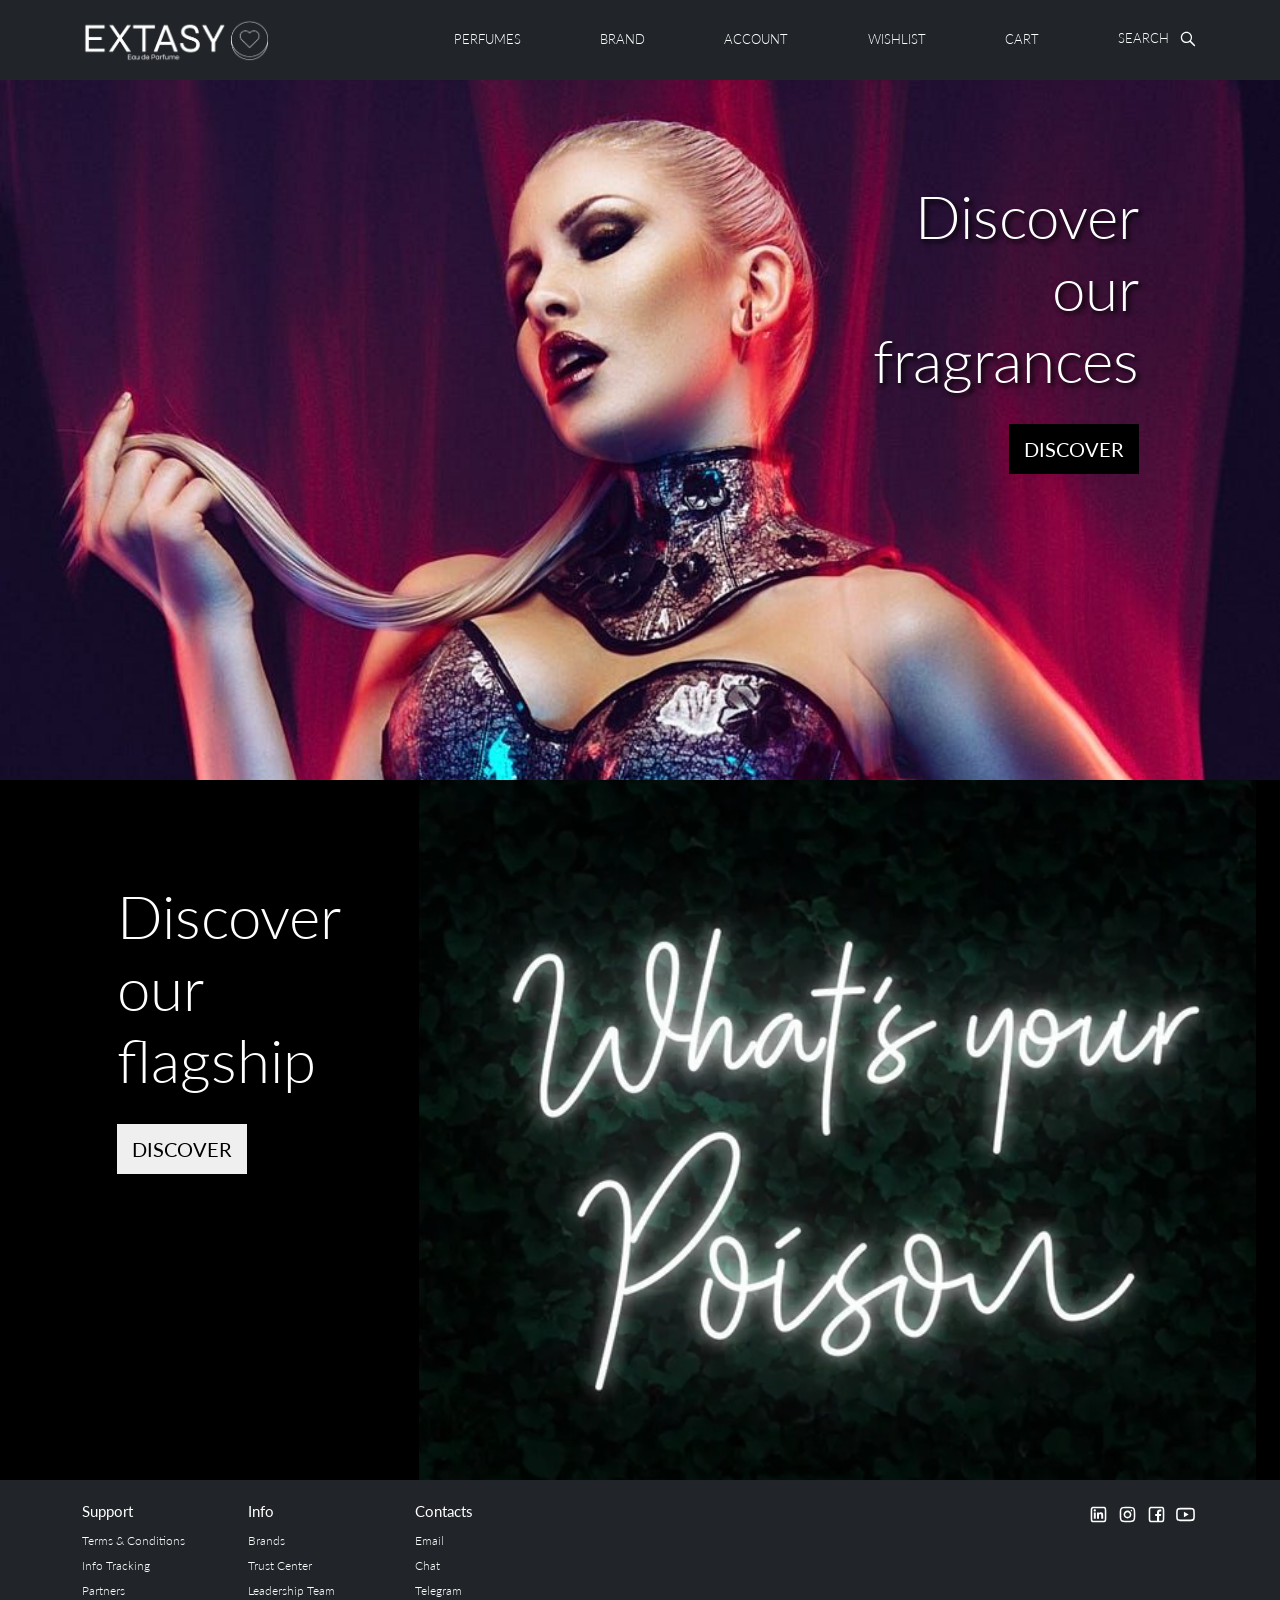
<file: index.html>
<!DOCTYPE html>
<html>
    <head>

        <meta name="viewport" content="width=device-width, initial-scale=1">

        <link href="https://cdn.jsdelivr.net/npm/bootstrap@5.2.0-beta1/dist/css/bootstrap.min.css" rel="stylesheet">

        <link rel="preconnect" href="https://fonts.googleapis.com">
        <link rel="preconnect" href="https://fonts.gstatic.com" crossorigin>
        <link href="https://fonts.googleapis.com/css2?family=Lato:ital,wght@0,100;0,300;0,400;0,700;1,100;1,300;1,400&family=Michroma&display=swap" rel="stylesheet">

        <link href="https://cdn.jsdelivr.net/npm/bootstrap@5.2.0-beta1/dist/css/bootstrap.min.css" rel="stylesheet">

        <link rel="stylesheet" href="css/bootstrap.min.css">
        <link rel="stylesheet" href="css/style.css">

        <title>Home Page</title>


        
    </head>
    <body>

      <!--NAVBAR-->

      <nav class="navbar navbar-expand-lg navbar-dark bg-dark">
        <div class="container">
          <div class="col-sm-4">
            <a href="homepage.html" class="hover-homepage">
            <img src="images/logo_extasy_white.png" class="logo-extasy" alt="Logo Extasy">
            </a>
          </div>
          <div class="col-sm-8 menu">
            <ul class="navbar">
              <li class="menu">
                <a href="perfumes.html" class="hover-homepage" target="_blank" rel="noopener noreferrer">perfumes</a></li>
              <li class="menu">
                <a href="brand.html" class="hover-homepage" target="_blank" rel="noopener noreferrer">brand</a></li>
              <li class="menu">
                <a href="" class="hover-homepage">
                  account
                </a>       
              </li>
              <li class="menu">
                <a href="" class="hover-homepage">wishlist
                </a>
              </li>
              <li class="menu">    
                <a href="" class="hover-homepage">cart       
              </a>   
              </li>
              <li class="menu">
                <a href="" class="hover-homepage">search
                  <svg fill="#FFFFFF" xmlns="http://www.w3.org/2000/svg" class="search-icon-homepage" viewBox="0 0 64 64" width="96px" height="96px"><path d="M 27 9 C 17.075 9 9 17.075 9 27 C 9 36.925 17.075 45 27 45 C 31.129213 45 34.9263 43.587367 37.966797 41.240234 L 51.048828 54.322266 C 51.952828 55.226266 53.418266 55.226266 54.322266 54.322266 C 55.226266 53.418266 55.226266 51.952828 54.322266 51.048828 L 41.240234 37.966797 C 43.587367 34.9263 45 31.129213 45 27 C 45 17.075 36.925 9 27 9 z M 27 13 C 34.719 13 41 19.281 41 27 C 41 34.719 34.719 41 27 41 C 19.281 41 13 34.719 13 27 C 13 19.281 19.281 13 27 13 z"/></svg>
                </a>
              </li>
            </ul>
          </div>
        </div>
      </nav>
      

      
      <div class="container-fluid">
        <div class="row background-img-1">
                <div class="row">
                    <div class="col-sm-8"></div>
                    <div class="col-sm-3 cta-fragrances">
                        <h2>Discover our fragrances</h2>
                        <button class="button-black">DISCOVER</button>
                    </div>
                    <div class="col-sm-1"></div>
                </div>
        </div>
      </div>
      <div class="container-fluid">
        <div class="row background-color">
                <div class="row">
                    <div class="col-sm-1"></div>
                    <div class="col-sm-3 cta-flagship">
                        <h2>Discover our flagship</h2>
                        <button class="button-white">DISCOVER</button>
                    </div>
                    <div class="col-sm-8 background-img-2"></div>
                </div>
            </div>
            <div class="col-sm-10 central-column">
            </div>
            <div class="col-sm-1 column-right">
        </div>
      </div>


      <div class="footer">
        <div class="container">
          <div class="row">
            <div class="col-sm-7">
              <div class="row">
                <div class="col-sm-3">
                  <ul>
                    <li class="footer-title">Support</li>
                    <li class="footer-element"><a href="" class="hover-homepage">Terms & Conditions</a></li>
                    <li class="footer-element"><a href="" class="hover-homepage">Info Tracking</a></li>
                    <li class="footer-element"><a href="" class="hover-homepage">Partners</a></li>
                  </ul>
                </div>
                <div class="col-sm-3">
                  <ul>
                    <li class="footer-title">Info</li>
                    <li class="footer-element"><a href="" class="hover-homepage">Brands</a></li>
                    <li class="footer-element"><a href="" class="hover-homepage">Trust Center</a></li>
                    <li class="footer-element"><a href="" class="hover-homepage">Leadership Team</a></li>
                  </ul>
                </div>
                <div class="col-sm-3">
                  <ul>
                    <li class="footer-title">Contacts</li>
                    <li class="footer-element"><a href="" class="hover-homepage">Email</a></li>
                    <li class="footer-element"><a href="" class="hover-homepage">Chat</a></li>
                    <li class="footer-element"><a href="" class="hover-homepage">Telegram</a></li>
                  </ul>
                </div>
              </div>
            </div>
            <div class="col-sm-5 social-icons">
              <a href="" class="hover-homepage">
                <svg fill="#FFFFFF" xmlns="http://www.w3.org/2000/svg" class="style-social-icons-homepage" viewBox="0 0 64 64" width="96px" height="96px"><path d="M 23.773438 12 C 12.855437 12 12 12.854437 12 23.773438 L 12 40.226562 C 12 51.144563 12.855438 52 23.773438 52 L 40.226562 52 C 51.144563 52 52 51.145563 52 40.226562 L 52 23.773438 C 52 12.854437 51.145563 12 40.226562 12 L 23.773438 12 z M 21.167969 16 L 42.832031 16 C 47.625031 16 48 16.374969 48 21.167969 L 48 42.832031 C 48 47.625031 47.624031 48 42.832031 48 L 21.167969 48 C 16.374969 48 16 47.624031 16 42.832031 L 16 21.167969 C 16 16.374969 16.374969 16 21.167969 16 z M 22.501953 18.503906 C 20.872953 18.503906 19.552734 19.824172 19.552734 21.451172 C 19.552734 23.078172 20.871953 24.400391 22.501953 24.400391 C 24.126953 24.400391 25.447266 23.079172 25.447266 21.451172 C 25.447266 19.826172 24.126953 18.503906 22.501953 18.503906 z M 37.933594 26.322266 C 35.473594 26.322266 33.823437 27.672172 33.148438 28.951172 L 33.078125 28.951172 L 33.078125 26.728516 L 28.228516 26.728516 L 28.228516 43 L 33.28125 43 L 33.28125 34.949219 C 33.28125 32.826219 33.687359 30.771484 36.318359 30.771484 C 38.912359 30.771484 38.945312 33.200891 38.945312 35.087891 L 38.945312 43 L 44 43 L 44 34.074219 C 44 29.692219 43.054594 26.322266 37.933594 26.322266 z M 19.972656 26.728516 L 19.972656 43 L 25.029297 43 L 25.029297 26.728516 L 19.972656 26.728516 z"/></svg>
              </a>
              <a href="" class="hover-homepage">
                <svg fill="#FFFFFF" xmlns="http://www.w3.org/2000/svg"  class="style-social-icons-homepage" viewBox="0 0 64 64" width="96px" height="96px"><path d="M 31.820312 12 C 13.439312 12 12 13.439312 12 31.820312 L 12 32.179688 C 12 50.560688 13.439312 52 31.820312 52 L 32.179688 52 C 50.560688 52 52 50.560688 52 32.179688 L 52 32 C 52 13.452 50.548 12 32 12 L 31.820312 12 z M 28 16 L 36 16 C 47.129 16 48 16.871 48 28 L 48 36 C 48 47.129 47.129 48 36 48 L 28 48 C 16.871 48 16 47.129 16 36 L 16 28 C 16 16.871 16.871 16 28 16 z M 41.994141 20 C 40.889141 20.003 39.997 20.900859 40 22.005859 C 40.003 23.110859 40.900859 24.003 42.005859 24 C 43.110859 23.997 44.003 23.099141 44 21.994141 C 43.997 20.889141 43.099141 19.997 41.994141 20 z M 31.976562 22 C 26.454563 22.013 21.987 26.501437 22 32.023438 C 22.013 37.545437 26.501437 42.013 32.023438 42 C 37.545437 41.987 42.013 37.498562 42 31.976562 C 41.987 26.454563 37.498562 21.987 31.976562 22 z M 31.986328 26 C 35.299328 25.992 37.992 28.673328 38 31.986328 C 38.007 35.299328 35.326672 37.992 32.013672 38 C 28.700672 38.008 26.008 35.327672 26 32.013672 C 25.992 28.700672 28.673328 26.008 31.986328 26 z"/></svg>             
              </a>
              <a href="" class="hover-homepage">
                <svg fill="#FFFFFF" xmlns="http://www.w3.org/2000/svg"  class="style-social-icons-homepage" viewBox="0 0 64 64" width="96px" height="96px"><path d="M 23.773438 12 C 12.855437 12 12 12.854437 12 23.773438 L 12 40.226562 C 12 51.144563 12.855438 52 23.773438 52 L 40.226562 52 C 51.144563 52 52 51.145563 52 40.226562 L 52 23.773438 C 52 12.854437 51.145563 12 40.226562 12 L 23.773438 12 z M 21.167969 16 L 42.832031 16 C 47.625031 16 48 16.374969 48 21.167969 L 48 42.832031 C 48 47.625031 47.624031 48 42.832031 48 L 38.617188 48 L 38.617188 36.039062 L 43.353516 36.039062 L 44.099609 30.716797 L 38.617188 30.716797 C 38.617188 30.716797 38.609187 27.599266 38.617188 26.822266 C 38.633187 25.301266 39.904094 24.531969 40.996094 24.542969 C 42.088094 24.554969 44.349609 24.546875 44.349609 24.546875 L 44.349609 19.640625 C 44.349609 19.640625 42.391891 19.386234 40.337891 19.365234 C 38.611891 19.347234 36.705969 19.815234 35.167969 21.365234 C 33.602969 22.941234 33.356172 25.289203 33.326172 28.158203 C 33.317172 28.987203 33.326172 30.714844 33.326172 30.714844 L 28.691406 30.714844 L 28.691406 36.037109 L 33.326172 36.037109 L 33.326172 48 L 21.167969 48 C 16.374969 48 16 47.624031 16 42.832031 L 16 21.167969 C 16 16.374969 16.374969 16 21.167969 16 z"/></svg>
              </a>
              <a href="" class="hover-homepage">
                <svg fill="#FFFFFF" xmlns="http://www.w3.org/2000/svg"  class="style-social-icons-homepage" viewBox="0 0 64 64" width="96px" height="96px"><path d="M 32 15 C 14.938 15 12.659656 15.177734 10.472656 17.427734 C 8.2856563 19.677734 8 23.252 8 32 C 8 40.748 8.2856562 44.323266 10.472656 46.572266 C 12.659656 48.821266 14.938 49 32 49 C 49.062 49 51.340344 48.821266 53.527344 46.572266 C 55.714344 44.322266 56 40.748 56 32 C 56 23.252 55.714344 19.677734 53.527344 17.427734 C 51.340344 15.177734 49.062 15 32 15 z M 32 19 C 45.969 19 49.379156 19.062422 50.535156 20.232422 C 51.691156 21.402422 52 24.538 52 32 C 52 39.462 51.691156 42.597578 50.535156 43.767578 C 49.379156 44.937578 45.969 45 32 45 C 18.031 45 14.620844 44.937578 13.464844 43.767578 C 12.308844 42.597578 12.03125 39.462 12.03125 32 C 12.03125 24.538 12.308844 21.402422 13.464844 20.232422 C 14.620844 19.062422 18.031 19 32 19 z M 27.949219 25.017578 L 27.949219 38.982422 L 40.095703 31.945312 L 27.949219 25.017578 z"/></svg>
              </a>
            </div>
          </div>
        </div>
    </div>

    <script src="https://cdn.jsdelivr.net/npm/bootstrap@5.2.0-beta1/dist/js/bootstrap.bundle.min.js"></script>  
  
  
    

    </body>
</html>



<!--<img src="images/twitter-icon.png" class="icons" alt="Twitter Icon">
<img src="images/facebook-icon.png" class="icons" alt="Facebook Icon">
<img src="images/instagram-icon.png" class="icons" alt="Instagram Icon">
<img src="images/youtube-icon.png" class="icons" alt="YouTube Icon">
</file>
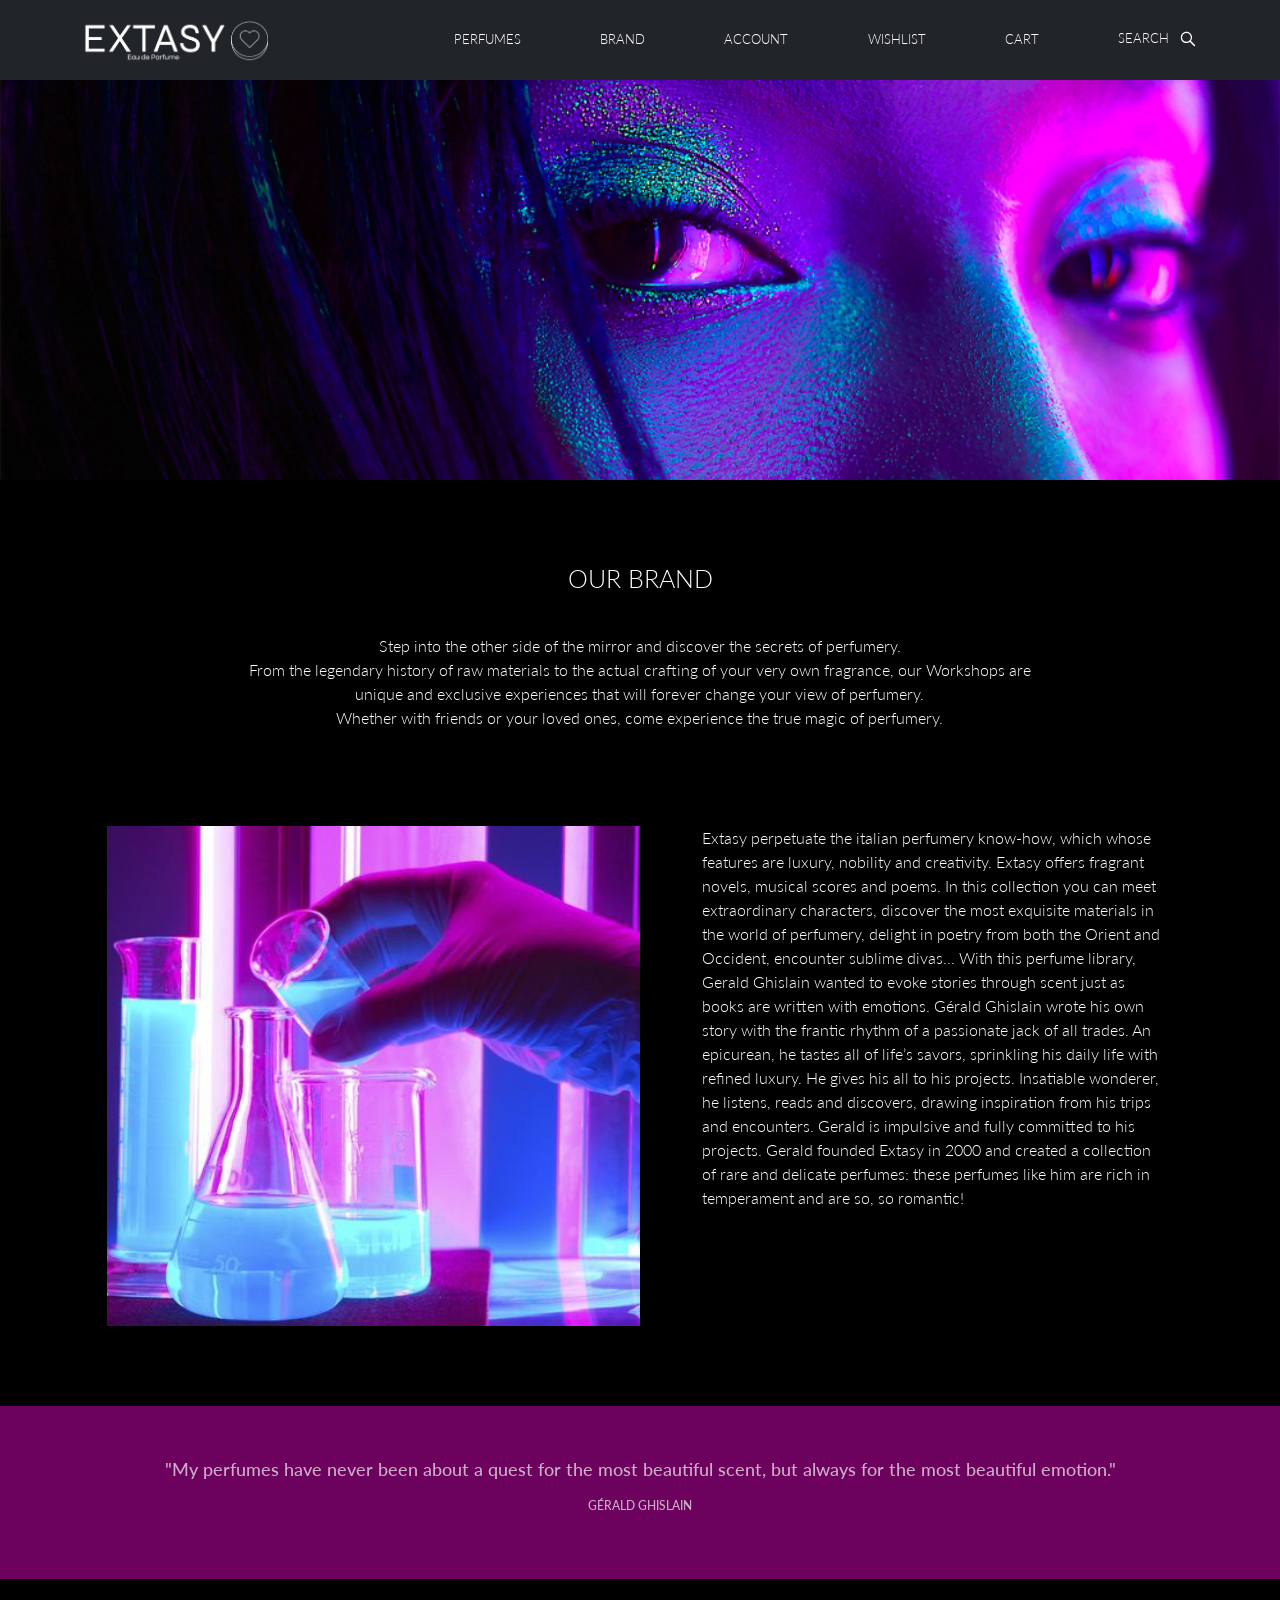
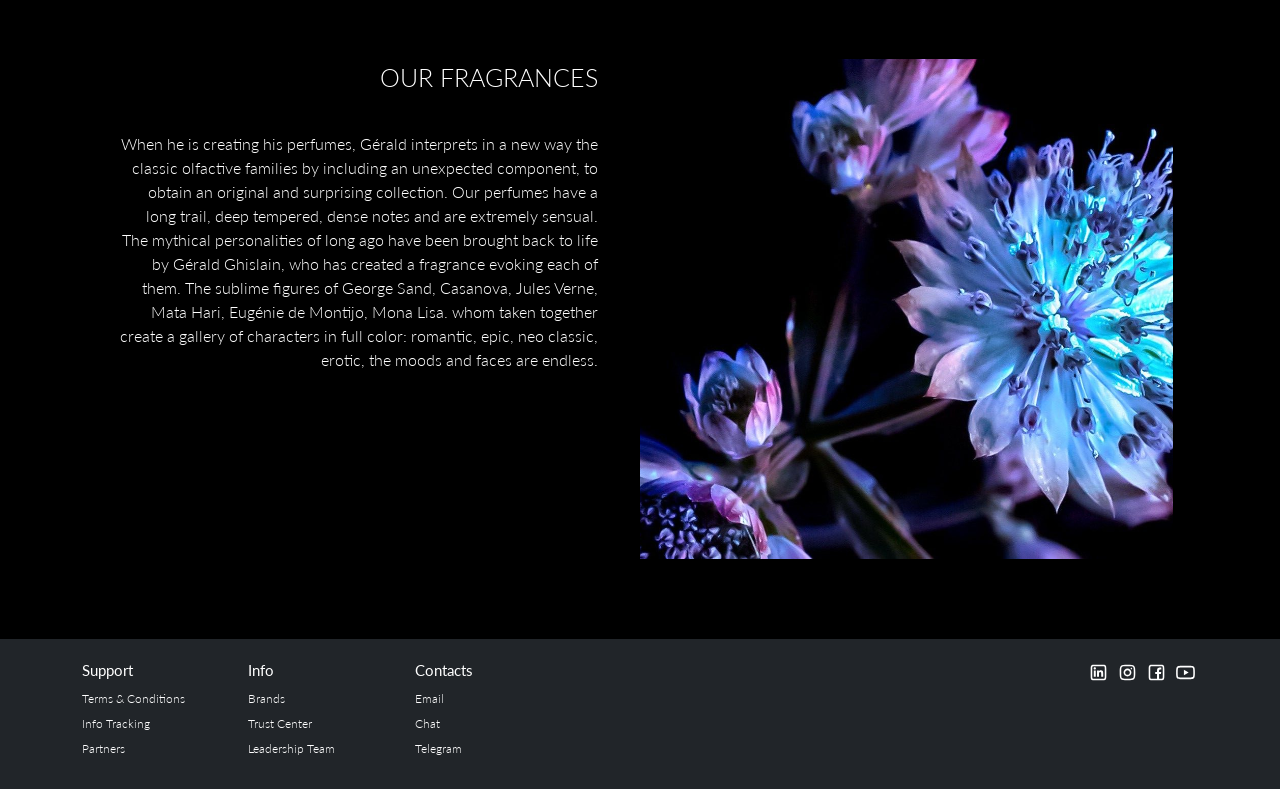
<file: brand.html>
<!DOCTYPE html>
<html>
    <head>

        <meta name="viewport" content="width=device-width, initial-scale=1">

        <link href="https://cdn.jsdelivr.net/npm/bootstrap@5.2.0-beta1/dist/css/bootstrap.min.css" rel="stylesheet">

        <link rel="preconnect" href="https://fonts.googleapis.com">
        <link rel="preconnect" href="https://fonts.gstatic.com" crossorigin>
        <link href="https://fonts.googleapis.com/css2?family=Lato:ital,wght@0,100;0,300;0,400;0,700;1,100;1,300;1,400&family=Michroma&display=swap" rel="stylesheet">

        <link href="https://cdn.jsdelivr.net/npm/bootstrap@5.2.0-beta1/dist/css/bootstrap.min.css" rel="stylesheet">

        <link rel="stylesheet" href="css/bootstrap.min.css">
        <link rel="stylesheet" href="css/style.css">

        <title>Brand</title>


        
    </head>
    <body>

    <!--NAVBAR-->

    <nav class="navbar navbar-expand-lg navbar-dark bg-dark">
      <div class="container">
        <div class="col-sm-4">
          <a href="homepage.html">
          <img src="images/logo_extasy_white.png" class="logo-extasy" alt="Logo Extasy">
          </a>
        </div>
        <div class="col-sm-8 menu">
          <ul class="navbar">
            <li class="menu">
              <a href="perfumes.html" class="hover-brand-page" target="_blank" rel="noopener noreferrer">perfumes</a></li>
            <li class="menu">
              <a href="brand.html" class="hover-brand-page" target="_blank" rel="noopener noreferrer">brand</a></li>
            <li class="menu">
              <a href="" class="hover-brand-page">account
              </a>       
            </li>
            <li class="menu">
              <a href="" class="hover-brand-page">wishlist
              </a>
            </li>
            <li class="menu">    
              <a href="" class="hover-brand-page">cart       
            </a>   
            </li>
            <li class="menu">
              <a href="" class="hover-brand-page">search
                <svg fill="#FFFFFF" xmlns="http://www.w3.org/2000/svg" class="search-icon-brand" viewBox="0 0 64 64" width="96px" height="96px"><path d="M 27 9 C 17.075 9 9 17.075 9 27 C 9 36.925 17.075 45 27 45 C 31.129213 45 34.9263 43.587367 37.966797 41.240234 L 51.048828 54.322266 C 51.952828 55.226266 53.418266 55.226266 54.322266 54.322266 C 55.226266 53.418266 55.226266 51.952828 54.322266 51.048828 L 41.240234 37.966797 C 43.587367 34.9263 45 31.129213 45 27 C 45 17.075 36.925 9 27 9 z M 27 13 C 34.719 13 41 19.281 41 27 C 41 34.719 34.719 41 27 41 C 19.281 41 13 34.719 13 27 C 13 19.281 19.281 13 27 13 z"/></svg>
              </a>
            </li>
          </ul>
        </div>
      </div>
    </nav>

    <!--CONTAINER PAGINA-->


     <div class="container-fluid">
      <div class="row header-img"></div>
     </div>

     <div class="container-fluid">
      <div class="row background-black" id="row-title-paragraph">
        <div class="col-sm-12">
          <p class="title-ourbrand">our brand</p>
          <div class="row">
            <div class="col-sm-2"></div>
            <div class="col-sm-8">
              <p class="paragraph-ourbrand">Step into the other side of the mirror and discover the secrets of perfumery.<br>
                From the legendary history of raw materials to the actual crafting of your very own fragrance, our Workshops are unique and exclusive experiences that will forever change your view of perfumery.<br>
                Whether with friends or your loved ones, come experience the true magic of perfumery.
              </p>
            </div>
            <div class="col-sm-2"></div>
          </div>
        </div>
      </div>
      <div class="row background-black">
        <div class="col-sm-1"></div>
        <div class="col-sm-5 infopage-lab"></div>
        <div class="col-sm-5">  
          <p class="paragraph-image-left">
            Extasy perpetuate the italian perfumery know-how, which whose features are luxury, nobility and creativity. Extasy offers fragrant novels, musical scores and poems.
            In this collection you can meet extraordinary characters, discover the most exquisite materials in the world of perfumery, delight in poetry from both the Orient and Occident, encounter sublime divas...
            With this perfume library, Gerald Ghislain wanted to evoke stories through scent just as books are written with emotions.
            Gérald Ghislain wrote his own story with the frantic rhythm of a passionate jack of all trades. An epicurean, he tastes all of life’s savors, sprinkling his daily life with refined luxury. He gives his all to his projects. Insatiable wonderer, he listens, reads and discovers, drawing inspiration from his trips and encounters. Gerald is impulsive and fully committed to his projects.
            Gerald founded Extasy in 2000 and created a collection of rare and delicate perfumes: these perfumes like him are rich in temperament and are so, so romantic!
          </p>
        </div>
        <div class="col-sm-1"></div>
      </div>
      <div class="background-black" id="div-cit">
      <div class="row" id="row-cit">
        <div class="col-sm-12">
          <p class="paragraph-cit">
            "My perfumes have never been about a quest for the most beautiful scent,
            but always for the most beautiful emotion." <br> 
            <h4>GÉRALD GHISLAIN</h4>   
          </p>
        </div>
      </div>
      </div>
      <div class="row background-black">
        <div class="col-sm-1"></div>
        <div class="col-sm-5">
          <p class="title-ourfragrances">our fragrances</p>
          <p class="paragraph-image-right">
            When he is creating his perfumes, Gérald interprets in a new way the classic olfactive families
            by including an unexpected component, to obtain an original and surprising collection.
            Our perfumes have a long trail, deep tempered, dense notes and are extremely sensual.
            The mythical personalities of long ago have been brought back to life by Gérald Ghislain, who has created a fragrance evoking each of them.
            The sublime figures of George Sand, Casanova, Jules Verne, Mata Hari, Eugénie de Montijo, Mona Lisa.
            whom taken together create a gallery of characters in full color: romantic, epic, neo classic, erotic, the moods and faces are endless.
          </p>
        </div>
        <div class="col-sm-5 infopage-flower"></div>
        <div class="col-sm-1"></div>
      </div>
     </div>
     
      


     <div class="footer">
      <div class="container">
        <div class="row">
          <div class="col-sm-7">
            <div class="row">
              <div class="col-sm-3">
                <ul>
                  <li class="footer-title">Support</li>
                  <li class="footer-element"><a href="" class="hover-brand-page">Terms & Conditions</a></li>
                  <li class="footer-element"><a href="" class="hover-brand-page">Info Tracking</a></li>
                  <li class="footer-element"><a href="" class="hover-brand-page">Partners</a></li>
                </ul>
              </div>
              <div class="col-sm-3">
                <ul>
                  <li class="footer-title">Info</li>
                  <li class="footer-element"><a href="" class="hover-brand-page">Brands</a></li>
                  <li class="footer-element"><a href="" class="hover-brand-page">Trust Center</a></li>
                  <li class="footer-element"><a href="" class="hover-brand-page">Leadership Team</a></li>
                </ul>
              </div>
              <div class="col-sm-3">
                <ul>
                  <li class="footer-title">Contacts</li>
                  <li class="footer-element"><a href="" class="hover-brand-page">Email</a></li>
                  <li class="footer-element"><a href="" class="hover-brand-page">Chat</a></li>
                  <li class="footer-element"><a href="" class="hover-brand-page">Telegram</a></li>
                </ul>
              </div>
            </div>
          </div>
          <div class="col-sm-5 social-icons">
            <a href="" class="hover-perfumes-page">
              <svg fill="#FFFFFF" xmlns="http://www.w3.org/2000/svg" class="style-social-icons-brand" viewBox="0 0 64 64" width="96px" height="96px"><path d="M 23.773438 12 C 12.855437 12 12 12.854437 12 23.773438 L 12 40.226562 C 12 51.144563 12.855438 52 23.773438 52 L 40.226562 52 C 51.144563 52 52 51.145563 52 40.226562 L 52 23.773438 C 52 12.854437 51.145563 12 40.226562 12 L 23.773438 12 z M 21.167969 16 L 42.832031 16 C 47.625031 16 48 16.374969 48 21.167969 L 48 42.832031 C 48 47.625031 47.624031 48 42.832031 48 L 21.167969 48 C 16.374969 48 16 47.624031 16 42.832031 L 16 21.167969 C 16 16.374969 16.374969 16 21.167969 16 z M 22.501953 18.503906 C 20.872953 18.503906 19.552734 19.824172 19.552734 21.451172 C 19.552734 23.078172 20.871953 24.400391 22.501953 24.400391 C 24.126953 24.400391 25.447266 23.079172 25.447266 21.451172 C 25.447266 19.826172 24.126953 18.503906 22.501953 18.503906 z M 37.933594 26.322266 C 35.473594 26.322266 33.823437 27.672172 33.148438 28.951172 L 33.078125 28.951172 L 33.078125 26.728516 L 28.228516 26.728516 L 28.228516 43 L 33.28125 43 L 33.28125 34.949219 C 33.28125 32.826219 33.687359 30.771484 36.318359 30.771484 C 38.912359 30.771484 38.945312 33.200891 38.945312 35.087891 L 38.945312 43 L 44 43 L 44 34.074219 C 44 29.692219 43.054594 26.322266 37.933594 26.322266 z M 19.972656 26.728516 L 19.972656 43 L 25.029297 43 L 25.029297 26.728516 L 19.972656 26.728516 z"/></svg>
            </a>
            <a href="" class="hover-perfumes-page">
              <svg fill="#FFFFFF" xmlns="http://www.w3.org/2000/svg"  class="style-social-icons-brand" viewBox="0 0 64 64" width="96px" height="96px"><path d="M 31.820312 12 C 13.439312 12 12 13.439312 12 31.820312 L 12 32.179688 C 12 50.560688 13.439312 52 31.820312 52 L 32.179688 52 C 50.560688 52 52 50.560688 52 32.179688 L 52 32 C 52 13.452 50.548 12 32 12 L 31.820312 12 z M 28 16 L 36 16 C 47.129 16 48 16.871 48 28 L 48 36 C 48 47.129 47.129 48 36 48 L 28 48 C 16.871 48 16 47.129 16 36 L 16 28 C 16 16.871 16.871 16 28 16 z M 41.994141 20 C 40.889141 20.003 39.997 20.900859 40 22.005859 C 40.003 23.110859 40.900859 24.003 42.005859 24 C 43.110859 23.997 44.003 23.099141 44 21.994141 C 43.997 20.889141 43.099141 19.997 41.994141 20 z M 31.976562 22 C 26.454563 22.013 21.987 26.501437 22 32.023438 C 22.013 37.545437 26.501437 42.013 32.023438 42 C 37.545437 41.987 42.013 37.498562 42 31.976562 C 41.987 26.454563 37.498562 21.987 31.976562 22 z M 31.986328 26 C 35.299328 25.992 37.992 28.673328 38 31.986328 C 38.007 35.299328 35.326672 37.992 32.013672 38 C 28.700672 38.008 26.008 35.327672 26 32.013672 C 25.992 28.700672 28.673328 26.008 31.986328 26 z"/></svg>             
            </a>
            <a href="" class="hover-perfumes-page">
              <svg fill="#FFFFFF" xmlns="http://www.w3.org/2000/svg"  class="style-social-icons-brand" viewBox="0 0 64 64" width="96px" height="96px"><path d="M 23.773438 12 C 12.855437 12 12 12.854437 12 23.773438 L 12 40.226562 C 12 51.144563 12.855438 52 23.773438 52 L 40.226562 52 C 51.144563 52 52 51.145563 52 40.226562 L 52 23.773438 C 52 12.854437 51.145563 12 40.226562 12 L 23.773438 12 z M 21.167969 16 L 42.832031 16 C 47.625031 16 48 16.374969 48 21.167969 L 48 42.832031 C 48 47.625031 47.624031 48 42.832031 48 L 38.617188 48 L 38.617188 36.039062 L 43.353516 36.039062 L 44.099609 30.716797 L 38.617188 30.716797 C 38.617188 30.716797 38.609187 27.599266 38.617188 26.822266 C 38.633187 25.301266 39.904094 24.531969 40.996094 24.542969 C 42.088094 24.554969 44.349609 24.546875 44.349609 24.546875 L 44.349609 19.640625 C 44.349609 19.640625 42.391891 19.386234 40.337891 19.365234 C 38.611891 19.347234 36.705969 19.815234 35.167969 21.365234 C 33.602969 22.941234 33.356172 25.289203 33.326172 28.158203 C 33.317172 28.987203 33.326172 30.714844 33.326172 30.714844 L 28.691406 30.714844 L 28.691406 36.037109 L 33.326172 36.037109 L 33.326172 48 L 21.167969 48 C 16.374969 48 16 47.624031 16 42.832031 L 16 21.167969 C 16 16.374969 16.374969 16 21.167969 16 z"/></svg>
            </a>
            <a href="" class="hover-perfumes-page">
              <svg fill="#FFFFFF" xmlns="http://www.w3.org/2000/svg"  class="style-social-icons-brand" viewBox="0 0 64 64" width="96px" height="96px"><path d="M 32 15 C 14.938 15 12.659656 15.177734 10.472656 17.427734 C 8.2856563 19.677734 8 23.252 8 32 C 8 40.748 8.2856562 44.323266 10.472656 46.572266 C 12.659656 48.821266 14.938 49 32 49 C 49.062 49 51.340344 48.821266 53.527344 46.572266 C 55.714344 44.322266 56 40.748 56 32 C 56 23.252 55.714344 19.677734 53.527344 17.427734 C 51.340344 15.177734 49.062 15 32 15 z M 32 19 C 45.969 19 49.379156 19.062422 50.535156 20.232422 C 51.691156 21.402422 52 24.538 52 32 C 52 39.462 51.691156 42.597578 50.535156 43.767578 C 49.379156 44.937578 45.969 45 32 45 C 18.031 45 14.620844 44.937578 13.464844 43.767578 C 12.308844 42.597578 12.03125 39.462 12.03125 32 C 12.03125 24.538 12.308844 21.402422 13.464844 20.232422 C 14.620844 19.062422 18.031 19 32 19 z M 27.949219 25.017578 L 27.949219 38.982422 L 40.095703 31.945312 L 27.949219 25.017578 z"/></svg>
            </a>
          </div>
        </div>
      </div>
  </div>

  

    <script src="https://cdn.jsdelivr.net/npm/bootstrap@5.2.0-beta1/dist/js/bootstrap.bundle.min.js"></script>  
  
  
    

    </body>
</html>
</file>
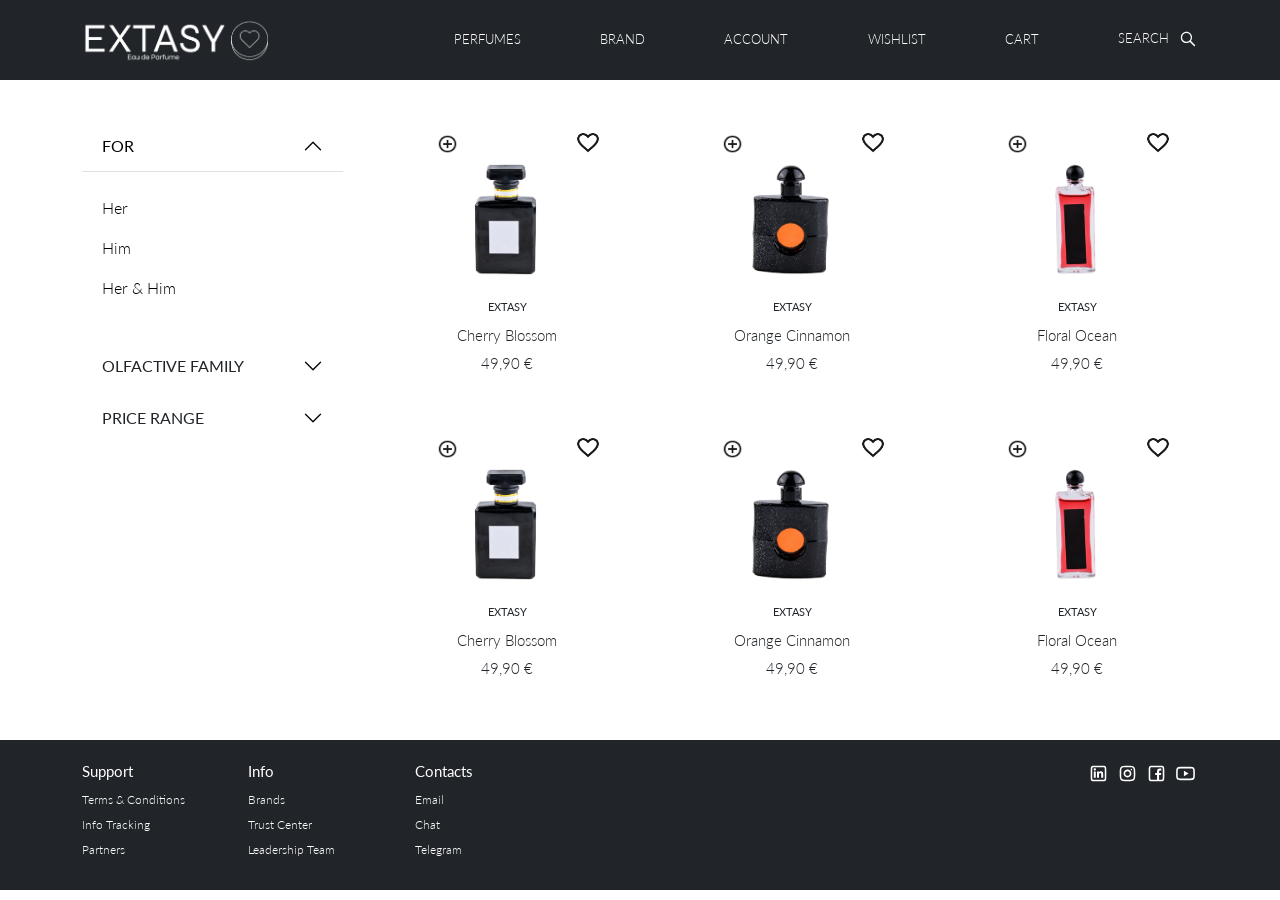
<file: perfumes.html>
<!DOCTYPE html>
<html>
    <head>

        <meta name="viewport" content="width=device-width, initial-scale=1">

        <link href="https://cdn.jsdelivr.net/npm/bootstrap@5.2.0-beta1/dist/css/bootstrap.min.css" rel="stylesheet">

        <link rel="preconnect" href="https://fonts.googleapis.com">
        <link rel="preconnect" href="https://fonts.gstatic.com" crossorigin>
        <link href="https://fonts.googleapis.com/css2?family=Lato:ital,wght@0,100;0,300;0,400;0,700;1,100;1,300;1,400&family=Michroma&display=swap" rel="stylesheet">

        <link rel="stylesheet" href="css/bootstrap.min.css">
        <link rel="stylesheet" href="css/style.css">

        <title>Perfumes</title>


        
    </head>
    <body>

      <!--NAVBAR-->

      <nav class="navbar navbar-expand-lg navbar-dark bg-dark">
        <div class="container">
          <div class="col-sm-4">
            <a href="homepage.html" class="hover-perfumes-page">
            <img src="images/logo_extasy_white.png" class="logo-extasy" alt="Logo Extasy">
            </a>
          </div>
          <div class="col-sm-8 menu">
            <ul class="navbar">
              <li class="menu">
                <a href="perfumes.html" class="hover-perfumes-page" target="_blank" rel="noopener noreferrer">perfumes</a></li>
              <li class="menu">
                <a href="brand.html" class="hover-perfumes-page" target="_blank" rel="noopener noreferrer">brand</a></li>
              <li class="menu">
                <a href="" class="hover-perfumes-page" >account
                </a>       
              </li>
              <li class="menu">
                <a href="" class="hover-perfumes-page" target="_blank" rel="noopener noreferrer">wishlist
                </a>
              </li>
              <li class="menu">    
                <a href="" class="hover-perfumes-page">cart       
              </a>   
              </li>
              <li class="menu">
                <a href="" class="hover-perfumes-page">search
                  <svg fill="#FFFFFF" xmlns="http://www.w3.org/2000/svg" class="search-icon-perfumes" viewBox="0 0 64 64" width="96px" height="96px"><path d="M 27 9 C 17.075 9 9 17.075 9 27 C 9 36.925 17.075 45 27 45 C 31.129213 45 34.9263 43.587367 37.966797 41.240234 L 51.048828 54.322266 C 51.952828 55.226266 53.418266 55.226266 54.322266 54.322266 C 55.226266 53.418266 55.226266 51.952828 54.322266 51.048828 L 41.240234 37.966797 C 43.587367 34.9263 45 31.129213 45 27 C 45 17.075 36.925 9 27 9 z M 27 13 C 34.719 13 41 19.281 41 27 C 41 34.719 34.719 41 27 41 C 19.281 41 13 34.719 13 27 C 13 19.281 19.281 13 27 13 z"/></svg>
                </a>
              </li>
            </ul>
          </div>
        </div>
      </nav>
      


      <div class="container container-shop">
        <div class="row">
          <div class="col-sm-3">

            <div class="accordion" id="accordionPanelsStayOpenExample">
              <div class="accordion-item">
                <h2 class="accordion-header" id="panelsStayOpen-headingOne">
                  <button class="accordion-button" type="button" data-bs-toggle="collapse" data-bs-target="#panelsStayOpen-collapseOne" aria-expanded="true" aria-controls="panelsStayOpen-collapseOne">
                    FOR                  
                  </button>
                </h2>
                <div id="panelsStayOpen-collapseOne" class="accordion-collapse collapse show" aria-labelledby="panelsStayOpen-headingOne">
                  <div class="accordion-body">
                    <ul>                    
                      <a href="" class="link-perfume-filters"><li class="perfume-filters">Her</li></a>
                      <a href="" class="link-perfume-filters"><li class="perfume-filters">Him</li></a>
                      <a href="" class="link-perfume-filters"><li class="perfume-filters">Her & Him</li></a>                   
                    </ul>
                  </div>
                </div>
              </div>
              <div class="accordion-item">
                <h2 class="accordion-header" id="panelsStayOpen-headingTwo">
                  <button class="accordion-button collapsed" type="button" data-bs-toggle="collapse" data-bs-target="#panelsStayOpen-collapseTwo" aria-expanded="false" aria-controls="panelsStayOpen-collapseTwo">
                    OLFACTIVE FAMILY
                  </button>
                </h2>
                <div id="panelsStayOpen-collapseTwo" class="accordion-collapse collapse" aria-labelledby="panelsStayOpen-headingTwo">
                  <div class="accordion-body">
                    <ul>
                      <a href="" class="link-perfume-filters"><li class="perfume-filters">Floral</li></a>
                      <a href="" class="link-perfume-filters"><li class="perfume-filters">Aromatic</li></a>
                      <a href="" class="link-perfume-filters"><li class="perfume-filters">Woody</li></a>
                      <a href="" class="link-perfume-filters"><li class="perfume-filters">Citrusy</li></a>
                      <a href="" class="link-perfume-filters"><li class="perfume-filters">Fougere</li></a>
                      <a href="" class="link-perfume-filters"><li class="perfume-filters">Amber</li></a>
                      <a href="" class="link-perfume-filters"><li class="perfume-filters">Chypre</li></a>
                    </ul>                  
                  </div>
                </div>
              </div>
              <div class="accordion-item">
                <h2 class="accordion-header" id="panelsStayOpen-headingThree">
                  <button class="accordion-button collapsed" type="button" data-bs-toggle="collapse" data-bs-target="#panelsStayOpen-collapseThree" aria-expanded="false" aria-controls="panelsStayOpen-collapseThree">
                    PRICE RANGE                  
                  </button>
                </h2>
                <div id="panelsStayOpen-collapseThree" class="accordion-collapse collapse" aria-labelledby="panelsStayOpen-headingThree">
                  <div class="accordion-body">
                    <ul>
                      <a href="" class="link-perfume-filters"><li class="perfume-filters"> 40,00 € - 60,00 €</li></a>
                      <a href="" class="link-perfume-filters"><li class="perfume-filters"> 60,00 € - 80,00 €</li></a>
                      <a href="" class="link-perfume-filters"><li class="perfume-filters"> 80,00 € - 100,00 €</li></a>
                    </ul>                  
                  </div>
                </div>
              </div>
            </div>


      <!------ CARD ------>

        </div>
          <div class="col-sm-9">
            <div class="row perfume-grid-1">
              <div class="col-12 col-md-4 col-lg-4">
                <div class="card">
                  <div class="icons">
                    <a href=""><img src="images/add-icon.png" class="add-cart-icon" alt="Add to cart Icon"></a>
                    <a href="">
                      <img src="images/add-favorites-icon.png" class="add-favorites-icon" alt="Add to favorites Icon">
                    </a>  
                  </div>
                  <img src="images/profumo_1.png" class="card-img-top" alt="profumo1">
                  <div class="card-body">
                    <p class="card-text perfume-subtitle">EXTASY</p>
                    <p class="card-text">Cherry Blossom</p>
                    <p class="card-text perfume-price">49,90 €</p>
                  </div>
                </div>
              </div>
              <div class="col-12 col-md-4 col-lg-4">
                <div class="card">
                  <div class="icons">
                    <a href=""><img src="images/add-icon.png" class="add-cart-icon" alt="Add to cart Icon"></a>
                    <a href="">
                      <img src="images/add-favorites-icon.png" class="add-favorites-icon" alt="Add to favorites Icon">
                    </a>
                  </div>
                    <img src="images/profumo_2.png" class="card-img-top" alt="profumo2">
                    <div class="card-body">
                      <p class="card-text perfume-subtitle">EXTASY</p>
                      <p class="card-text">Orange Cinnamon</p>
                      <p class="card-text perfume-price">49,90 €</p>                    </div>
                  </div>
              </div>
              <div class="col-12 col-md-4 col-lg-4">
                <div class="card">
                  <div class="icons">
                  <a href=""><img src="images/add-icon.png" class="add-cart-icon" alt="Add to cart Icon"></a>
                  <a href="">
                    <img src="images/add-favorites-icon.png" class="add-favorites-icon" alt="Add to favorites Icon">
                  </a>
                </div>
                  <img src="images/profumo_3.png" class="card-img-top" alt="profumo3">
                  <div class="card-body">
                    <p class="card-text perfume-subtitle">EXTASY</p>
                    <p class="card-text">Floral Ocean</p>
                    <p class="card-text perfume-price">49,90 €</p>                  </div>
                </div>
              </div>
            </div>
            <div class="row perfume-grid-2">
              <div class="col-12 col-md-4 col-lg-4">
                <div class="card">
                  <div class="icons">
                  <a href=""><img src="images/add-icon.png" class="add-cart-icon" alt="Add to cart Icon"></a>
                  <a href="">
                    <img src="images/add-favorites-icon.png" class="add-favorites-icon" alt="Add to favorites Icon">
                  </a>
                </div>
                  <img src="images/profumo_1.png" class="card-img-top" alt="profumo1">
                  <div class="card-body">
                    <p class="card-text perfume-subtitle">EXTASY</p>
                    <p class="card-text">Cherry Blossom</p>
                    <p class="card-text perfume-price">49,90 €</p>                  </div>
                </div>
              </div>
              <div class="col-12 col-md-4 col-lg-4">
                <div class="card">
                  <div class="icons">
                    <a href=""><img src="images/add-icon.png" class="add-cart-icon" alt="Add to cart Icon"></a>
                    <a href="">
                      <img src="images/add-favorites-icon.png" class="add-favorites-icon" alt="Add to favorites Icon">
                    </a>
                  </div>
                    <img src="images/profumo_2.png" class="card-img-top" alt="profumo2">
                    <div class="card-body">
                      <p class="card-text perfume-subtitle">EXTASY</p>
                      <p class="card-text">Orange Cinnamon</p>
                      <p class="card-text perfume-price">49,90 €</p>                    </div>
                  </div>
              </div>
              <div class="col-12 col-md-4 col-lg-4">
                <div class="card">
                  <div class="icons">
                  <a href=""><img src="images/add-icon.png" class="add-cart-icon" alt="Add to cart Icon"></a>
                  <a href="">
                    <img src="images/add-favorites-icon.png" class="add-favorites-icon" alt="Add to favorites Icon">
                  </a>
                </div>
                  <img src="images/profumo_3.png" class="card-img-top" alt="profumo3">
                  <div class="card-body">
                    <p class="card-text perfume-subtitle">EXTASY</p>
                    <p class="card-text">Floral Ocean</p>
                    <p class="card-text perfume-price">49,90 €</p>                  </div>
                </div>
              </div>
            </div>
          </div>
        </div>
      </div>


      <div class="footer">
        <div class="container">
          <div class="row">
            <div class="col-sm-7">
              <div class="row">
                <div class="col-sm-3">
                  <ul>
                    <li class="footer-title">Support</li>
                    <li class="footer-element"><a href="" class="hover-perfumes-page">Terms & Conditions</a></li>
                    <li class="footer-element"><a href="" class="hover-perfumes-page">Info Tracking</a></li>
                    <li class="footer-element"><a href="" class="hover-perfumes-page">Partners</a></li>
                  </ul>
                </div>
                <div class="col-sm-3">
                  <ul>
                    <li class="footer-title">Info</li>
                    <li class="footer-element"><a href="" class="hover-perfumes-page">Brands</a></li>
                    <li class="footer-element"><a href="" class="hover-perfumes-page">Trust Center</a></li>
                    <li class="footer-element"><a href="" class="hover-perfumes-page">Leadership Team</a></li>
                  </ul>
                </div>
                <div class="col-sm-3">
                  <ul>
                    <li class="footer-title">Contacts</li>
                    <li class="footer-element"><a href="" class="hover-perfumes-page">Email</a></li>
                    <li class="footer-element"><a href="" class="hover-perfumes-page">Chat</a></li>
                    <li class="footer-element"><a href="" class="hover-perfumes-page">Telegram</a></li>
                  </ul>
                </div>
              </div>
            </div>
            <div class="col-sm-5 social-icons">
              <a href="" class="hover-perfumes-page">
                <svg fill="#FFFFFF" xmlns="http://www.w3.org/2000/svg" class="style-social-icons-perfumes" viewBox="0 0 64 64" width="96px" height="96px"><path d="M 23.773438 12 C 12.855437 12 12 12.854437 12 23.773438 L 12 40.226562 C 12 51.144563 12.855438 52 23.773438 52 L 40.226562 52 C 51.144563 52 52 51.145563 52 40.226562 L 52 23.773438 C 52 12.854437 51.145563 12 40.226562 12 L 23.773438 12 z M 21.167969 16 L 42.832031 16 C 47.625031 16 48 16.374969 48 21.167969 L 48 42.832031 C 48 47.625031 47.624031 48 42.832031 48 L 21.167969 48 C 16.374969 48 16 47.624031 16 42.832031 L 16 21.167969 C 16 16.374969 16.374969 16 21.167969 16 z M 22.501953 18.503906 C 20.872953 18.503906 19.552734 19.824172 19.552734 21.451172 C 19.552734 23.078172 20.871953 24.400391 22.501953 24.400391 C 24.126953 24.400391 25.447266 23.079172 25.447266 21.451172 C 25.447266 19.826172 24.126953 18.503906 22.501953 18.503906 z M 37.933594 26.322266 C 35.473594 26.322266 33.823437 27.672172 33.148438 28.951172 L 33.078125 28.951172 L 33.078125 26.728516 L 28.228516 26.728516 L 28.228516 43 L 33.28125 43 L 33.28125 34.949219 C 33.28125 32.826219 33.687359 30.771484 36.318359 30.771484 C 38.912359 30.771484 38.945312 33.200891 38.945312 35.087891 L 38.945312 43 L 44 43 L 44 34.074219 C 44 29.692219 43.054594 26.322266 37.933594 26.322266 z M 19.972656 26.728516 L 19.972656 43 L 25.029297 43 L 25.029297 26.728516 L 19.972656 26.728516 z"/></svg>
              </a>
              <a href="" class="hover-perfumes-page">
                <svg fill="#FFFFFF" xmlns="http://www.w3.org/2000/svg"  class="style-social-icons-perfumes" viewBox="0 0 64 64" width="96px" height="96px"><path d="M 31.820312 12 C 13.439312 12 12 13.439312 12 31.820312 L 12 32.179688 C 12 50.560688 13.439312 52 31.820312 52 L 32.179688 52 C 50.560688 52 52 50.560688 52 32.179688 L 52 32 C 52 13.452 50.548 12 32 12 L 31.820312 12 z M 28 16 L 36 16 C 47.129 16 48 16.871 48 28 L 48 36 C 48 47.129 47.129 48 36 48 L 28 48 C 16.871 48 16 47.129 16 36 L 16 28 C 16 16.871 16.871 16 28 16 z M 41.994141 20 C 40.889141 20.003 39.997 20.900859 40 22.005859 C 40.003 23.110859 40.900859 24.003 42.005859 24 C 43.110859 23.997 44.003 23.099141 44 21.994141 C 43.997 20.889141 43.099141 19.997 41.994141 20 z M 31.976562 22 C 26.454563 22.013 21.987 26.501437 22 32.023438 C 22.013 37.545437 26.501437 42.013 32.023438 42 C 37.545437 41.987 42.013 37.498562 42 31.976562 C 41.987 26.454563 37.498562 21.987 31.976562 22 z M 31.986328 26 C 35.299328 25.992 37.992 28.673328 38 31.986328 C 38.007 35.299328 35.326672 37.992 32.013672 38 C 28.700672 38.008 26.008 35.327672 26 32.013672 C 25.992 28.700672 28.673328 26.008 31.986328 26 z"/></svg>             
              </a>
              <a href="" class="hover-perfumes-page">
                <svg fill="#FFFFFF" xmlns="http://www.w3.org/2000/svg"  class="style-social-icons-perfumes" viewBox="0 0 64 64" width="96px" height="96px"><path d="M 23.773438 12 C 12.855437 12 12 12.854437 12 23.773438 L 12 40.226562 C 12 51.144563 12.855438 52 23.773438 52 L 40.226562 52 C 51.144563 52 52 51.145563 52 40.226562 L 52 23.773438 C 52 12.854437 51.145563 12 40.226562 12 L 23.773438 12 z M 21.167969 16 L 42.832031 16 C 47.625031 16 48 16.374969 48 21.167969 L 48 42.832031 C 48 47.625031 47.624031 48 42.832031 48 L 38.617188 48 L 38.617188 36.039062 L 43.353516 36.039062 L 44.099609 30.716797 L 38.617188 30.716797 C 38.617188 30.716797 38.609187 27.599266 38.617188 26.822266 C 38.633187 25.301266 39.904094 24.531969 40.996094 24.542969 C 42.088094 24.554969 44.349609 24.546875 44.349609 24.546875 L 44.349609 19.640625 C 44.349609 19.640625 42.391891 19.386234 40.337891 19.365234 C 38.611891 19.347234 36.705969 19.815234 35.167969 21.365234 C 33.602969 22.941234 33.356172 25.289203 33.326172 28.158203 C 33.317172 28.987203 33.326172 30.714844 33.326172 30.714844 L 28.691406 30.714844 L 28.691406 36.037109 L 33.326172 36.037109 L 33.326172 48 L 21.167969 48 C 16.374969 48 16 47.624031 16 42.832031 L 16 21.167969 C 16 16.374969 16.374969 16 21.167969 16 z"/></svg>
              </a>
              <a href="" class="hover-perfumes-page">
                <svg fill="#FFFFFF" xmlns="http://www.w3.org/2000/svg"  class="style-social-icons-perfumes" viewBox="0 0 64 64" width="96px" height="96px"><path d="M 32 15 C 14.938 15 12.659656 15.177734 10.472656 17.427734 C 8.2856563 19.677734 8 23.252 8 32 C 8 40.748 8.2856562 44.323266 10.472656 46.572266 C 12.659656 48.821266 14.938 49 32 49 C 49.062 49 51.340344 48.821266 53.527344 46.572266 C 55.714344 44.322266 56 40.748 56 32 C 56 23.252 55.714344 19.677734 53.527344 17.427734 C 51.340344 15.177734 49.062 15 32 15 z M 32 19 C 45.969 19 49.379156 19.062422 50.535156 20.232422 C 51.691156 21.402422 52 24.538 52 32 C 52 39.462 51.691156 42.597578 50.535156 43.767578 C 49.379156 44.937578 45.969 45 32 45 C 18.031 45 14.620844 44.937578 13.464844 43.767578 C 12.308844 42.597578 12.03125 39.462 12.03125 32 C 12.03125 24.538 12.308844 21.402422 13.464844 20.232422 C 14.620844 19.062422 18.031 19 32 19 z M 27.949219 25.017578 L 27.949219 38.982422 L 40.095703 31.945312 L 27.949219 25.017578 z"/></svg>
              </a>
            </div>
          </div>
        </div>
    </div>

    <script src="https://cdn.jsdelivr.net/npm/bootstrap@5.2.0-beta1/dist/js/bootstrap.bundle.min.js"></script>
  
  
    

    </body>
</html>



<!--<img src="images/twitter-icon.png" class="icons" alt="Twitter Icon">
<img src="images/facebook-icon.png" class="icons" alt="Facebook Icon">
<img src="images/instagram-icon.png" class="icons" alt="Instagram Icon">
<img src="images/youtube-icon.png" class="icons" alt="YouTube Icon">
</file>
<file: css/style.css>
body{
    font-family: 'Lato', sans-serif;
    font-weight: 300;
}

/*---------------------- NAVBAR ----------------*/

.navbar {
    height: 80px;
    color: white;
}

.nav{
    background-color: black;
}

.navbar{
    display: flex;
}

.hover-homepage:hover{
    color: #fc076f;
    font-weight: 400;
}

.hover-homepage{
    color: white;
    text-decoration: none;
}

.search-icon-homepage:hover{
    fill: #fc076f;
}

.search-icon-brand:hover{
    fill: #29dcff;
}

.search-icon-perfumes:hover{
    fill: #ff9a29;
}

.like-heart-icon:hover{
    fill: #fc076f;
}

.shop-cart-icon:hover{
    fill: #fc076f;
}

.user-icon:hover{
    fill: #fc076f;
}

.style-social-icons-homepage:hover{
    fill: #fc076f;
}

.hover-perfumes-page{
    color: white;
    text-decoration: none;
}

.hover-brand-page{
    color: white;
    text-decoration: none;
}

.hover-perfumes-page:hover{
    color: #ff9a29;
    font-weight: 400;
}

.hover-brand-page:hover{
    color: #29dcff;
    font-weight: 400;
}

.menu{
    display: inline-block;
    padding-top: 8px;
}

.logo-extasy{
    width: 50%;
    height: 50%;
}

.menu{
    text-align: right;
    text-transform: uppercase;
    font-size: 13px;
}

.user-icon{
    width: 20px;
    height: 20px;
    margin-bottom: 2px;
    margin-left: 5px;
}

.like-heart-icon{
    width: 18px;
    height: 18px;
    margin-bottom: 3px;
    margin-left: 5px;
}

.shop-cart-icon{
    width: 16px;
    height: 16px;
    margin-bottom: 5px;
    margin-left: 5px;
}

.search-icon-homepage{
    width: 20px;
    height: 20px;
    margin-bottom: 3px;
    margin-left: 5px;
}

.search-icon-brand{
    width: 20px;
    height: 20px;
    margin-bottom: 3px;
    margin-left: 5px;
}

.search-icon-perfumes{
    width: 20px;
    height: 20px;
    margin-bottom: 3px;
    margin-left: 5px;
}

/*---------------------- FOOTER --------------------*/

.footer {
    background-color: rgb(33, 37, 41);
    bottom:0;
    left:0;
    width:100%;
    height: 150px;
    color: white;
    padding-top: 20px;
    position:relative;
}

ul {
    text-align: left;
    list-style: none;
    padding-left: 0px;
}

.footer-title{
    font-size: 15px;
    font-weight: 400;
    padding-bottom: 5px;
}

.footer-element{
    font-size: 12px;
    line-height: 25px;
}

.social-icons {
    text-align: right;
}

.style-social-icons-homepage{
    width: 25px;
    height: 25px;
}

.style-social-icons-brand{
    width: 25px;
    height: 25px;
}

.style-social-icons-perfumes{
    width: 25px;
    height: 25px;
}

.style-social-icons-homepage:hover{
    fill: #fc076f;
}


.style-social-icons-perfumes:hover{
    fill: #ff9a29;
}

.style-social-icons-brand:hover{
    fill: #29dcff;
}



/*----------- PAGINA PERFUMES ---------------*/


/*------------ ACCORDION -----------*/

.accordion-body{
    line-height: 40px;

}

#accordionPanelsStayOpenExample{
    margin-top: 40px;
}

.accordion-item{
    border: none;
}

.accordion-button:not(.collapsed) {
    background-color: transparent;
    color: black;
}

.accordion-button:focus{
    box-shadow: none;
}

.accordion-button::after{
    background-image: var(--bs-accordion-btn-icon) !important;
}

.perfume-filters{
    color: black;
}

.perfume-filters:hover{
    color: #ff9a29;
    font-weight: 400;
}

.link-perfume-filters{
    text-decoration: none;
}

/*-------- CARD ------------*/


.card{
    border:none;
}

.perfume-grid-1{
    padding-top: 50px;
    padding-bottom: 50px;
}

.perfume-grid-2{
    padding-bottom: 50px;
}

.add-cart-icon{
    width: 8%;
    height: 8%;
    margin-left: 70px;
}

.add-favorites-icon{
    height: 10%;
    position: absolute;
    margin-left: 45%;
}

.card-img-top {
    width: 50%;
    height: 50%;
    margin-left: 28%;
    margin-right: 28%;
}

.card-text{
    text-align: center;
    font-size: 15px;
    line-height: 12px;
}

.perfume-subtitle{
    font-size: 11px;
    text-align: center;
    font-weight: 400;
    line-height: 12px;
}

.perfume-price{
    text-align: center;
    font-size: 15px;
    line-height: 12px;
}

.card-body{
    margin-left: 20px;
}



/*------------------------- HOME PAGE -----------------------------*/


.background-img-1{
    height: 700px;
    background-size: cover;
    background-image: url(../images/home_background1.jpeg);
    background-position: top;
}

.background-img-2{
    height: 700px;
    background-size: cover;
    background-image: url(../images/home_background2.jpeg);
    background-position: 10% 60%;;
}

.button-black{
    color: white;
    background-color: black;
    padding: 10px 15px 10px 15px;
    border: none;
    font-size: 20px;
    margin-top: 20px;
}

.button-black:hover{
    background-color: #fc076f;
    color: black;
    font-weight: 400;
}

.button-white{
    padding: 10px 15px 10px 15px;
    border: none;
    font-size: 20px;
    margin-top: 20px;
}

.button-white:hover{
    background-color: #fc076f;
    color: white;
    font-weight: 400;
}


.cta-fragrances{
    text-align: right;
    margin-top: 100px;
    text-shadow: 3px 3px 5px black;
}

h2{
    color: white;
    font-weight:300;
    font-size: 60px;
}

.cta-flagship{
    text-align: left;
    margin-top: 100px;
    text-shadow: 3px 3px 5px black;
}

.background-color{
    background-color: black;
}

/*------------------------ PAGINA BRAND -------------------------*/

.header-img{
    height: 400px;
    background-size: cover;
    background-image: url(../images/header-infopage.png);
    background-position: 10% 30%;
}

#row-title-paragraph{
    padding-top: 80px;
    padding-bottom: 0px;
}

.background-black{
    background-color: black;
    padding-top: 80px;
    padding-bottom: 80px;
}

.title-ourbrand{
    color: white;
    font-weight: 300px;
    font-size: 25px;
    text-transform: uppercase;
    text-align: center;
    padding-bottom: 20px;
}

.paragraph-ourbrand{
    color: white;
    text-align: center;
}

.paragraph-image-left{
    margin-left: 50px;
    text-align: left;
    color: white;
}

.paragraph-cit{
    color: whitesmoke;
    text-align: center;
    font-weight: 500;
    font-size: 18px;
    opacity: 0.7;
}

h4{
    font-size: 12px;
    text-align: center;
    color: whitesmoke;
    opacity: 0.7;
}
#div-cit{
    margin-left: -15px;
    margin-right: -15px;
    padding-bottom: 0px;
    padding-top: 0px;
}

#row-cit{
    background-color: rgb(154, 4, 134, 0.7);
    padding-top: 50px;
    padding-bottom: 50px;
}

.title-ourfragrances{
    color: white;
    font-weight: 300px;
    font-size: 25px;
    text-transform: uppercase;
    text-align: right;
    margin-right: 30px;
    padding-bottom: 20px;
}

.paragraph-image-right{
    margin-right: 30px;
    text-align: right;
    color: white;
}

.infopage-lab{
    background-image: url(../images/infopage-lab.jpeg);
    background-size: cover;
    background-position: center;
    height: 500px;
}

.infopage-flower{
    background-image: url(../images/infopage-flower.jpeg);
    background-size: cover;
    background-position: center;
    height: 500px;
}
</file>
